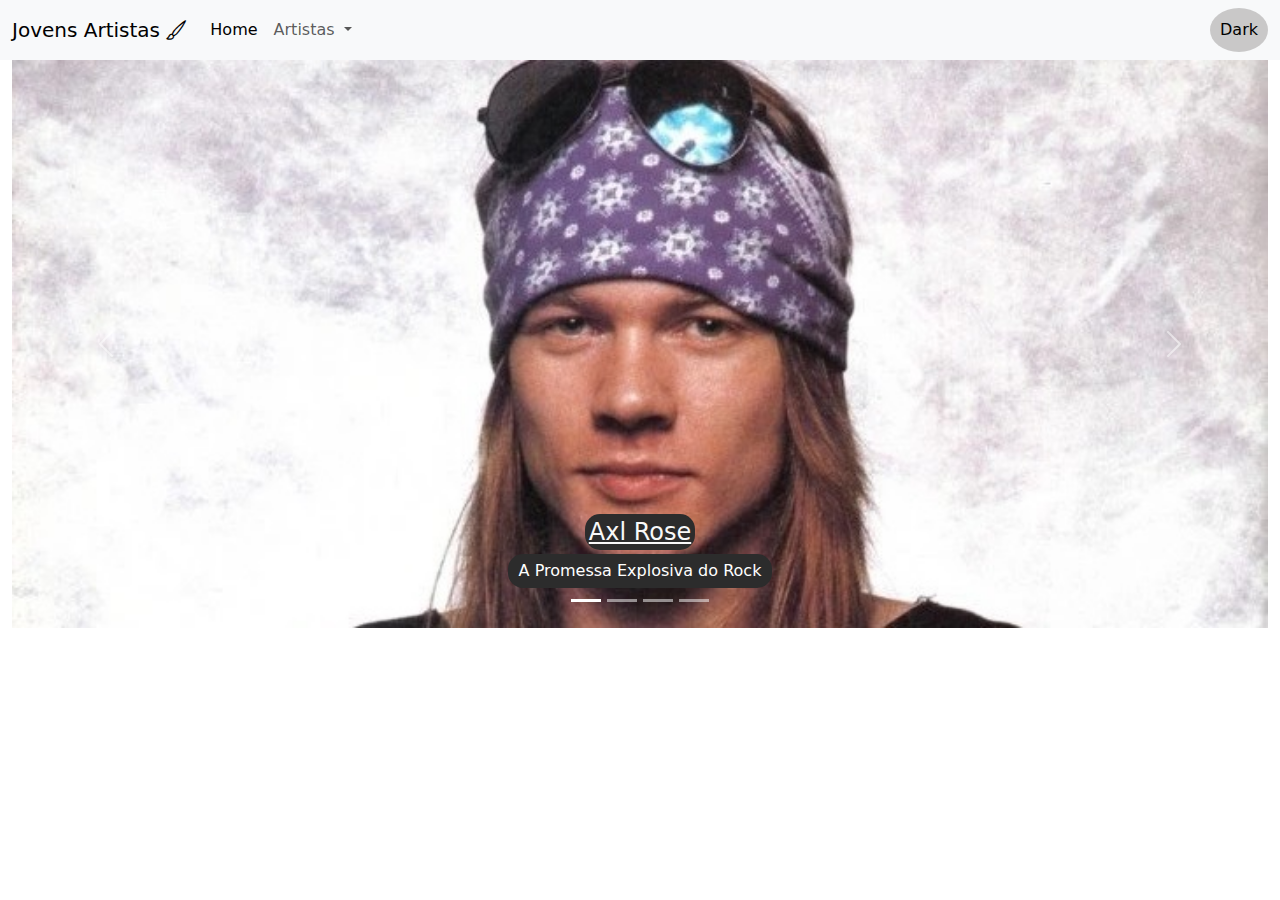
<file: index.html>
<!DOCTYPE html>
<html lang="pt-br">
<head>
    <meta charset="UTF-8">
    <meta name="viewport" content="width=device-width, initial-scale=1.0">
    <link href="https://cdn.jsdelivr.net/npm/bootstrap@5.3.3/dist/css/bootstrap.min.css" rel="stylesheet" integrity="sha384-QWTKZyjpPEjISv5WaRU9OFeRpok6YctnYmDr5pNlyT2bRjXh0JMhjY6hW+ALEwIH" crossorigin="anonymous">
    <link rel="stylesheet" href="https://cdn.jsdelivr.net/npm/bootstrap-icons@1.11.3/font/bootstrap-icons.min.css">
    <link href="./assets/css/TelaInicial.css" rel="stylesheet">
    <title>Jovens Artistas</title>
</head>
<body>
  
    <!--BARRA DE NAVEGAÇÃO-->
    <nav class="navbar navbar-expand-lg bg-body-tertiary">
      <div class="container-fluid">
        <a class="navbar-brand" href="./index.html">Jovens Artistas <i class="bi bi-brush"></i></a>
        <button class="navbar-toggler" type="button" data-bs-toggle="collapse" data-bs-target="#navbarSupportedContent" aria-controls="navbarSupportedContent" aria-expanded="false" aria-label="Toggle navigation">
          <span class="navbar-toggler-icon"></span>
        </button>
        <div class="collapse navbar-collapse" id="navbarSupportedContent">
          <ul class="navbar-nav me-auto mb-2 mb-lg-0">
            <li class="nav-item">
              <a class="nav-link active" aria-current="page" href="./index.html">Home</a>
            </li>
            <li class="nav-item dropdown">
              <a class="nav-link dropdown-toggle" href="#" role="button" data-bs-toggle="dropdown" aria-expanded="false">
                Artistas
              </a>
              <ul class="dropdown-menu">
                <li><a class="dropdown-item" href="./pages/Cartunistas.html">Cartunista</a></li>
                <li><a class="dropdown-item" href="./pages/Maquiadores.html">Maquiadores Artísticos</a></li>
                <li><a class="dropdown-item" href="./pages/Musicos.html">Músicos</a></li>
              </ul>
            </li>
          </ul>
          <form class="d-flex" >
            <!-- BOTAO DO DARKMODE -->
            <button type="button" id="toggleModeBtn" class="btn btn-primary">Dark</button>
          </form>
        </div>
      </div>
    </nav>
   

      <!--CARROSEL DE IMAGENS-->
  <div class="container-fluid"> 
      <div id="carouselExampleCaptions" class="carousel slide">
        <div class="carousel-indicators">
          <button type="button" data-bs-target="#carouselExampleCaptions" data-bs-slide-to="0" class="active" aria-current="true" aria-label="Slide 1"></button>
          <button type="button" data-bs-target="#carouselExampleCaptions" data-bs-slide-to="1" aria-label="Slide 2"></button>
          <button type="button" data-bs-target="#carouselExampleCaptions" data-bs-slide-to="2" aria-label="Slide 3"></button>
          <button type="button" data-bs-target="#carouselExampleCaptions" data-bs-slide-to="3" aria-label="Slide 4"></button>
        </div>
        <div class="carousel-inner">
          <div class="carousel-item carousel-slide h-100 active" >
            <img id="carousel0" src="./assets/imagens/axlrose.jpg?v=1.0" class="d-block w-100" alt="axel Rose">
            <div class="carousel-caption d-none d-md-block">
              <h4><a href="./pages/AxlRose.html">Axl Rose</a></h4>
              <p>A Promessa Explosiva do Rock</p>
            </div>
          </div>


          <div class="carousel-item carousel-slide h-100">
            <img id="carousel1" src="./assets/imagens/meipang.jpg?v=1.0" class="d-block w-100" alt="mei Pang">
            <div class="carousel-caption d-none d-md-block">
              <h4><a href="./pages/MeiPang.html">Mei Pang</a></h4>
              <p>A Artista Visionária da Maquiagem</p>
            </div>
          </div>


          <div  class="carousel-item carousel-slide h-100">
            <img  id="carousel2 " src="./assets/imagens/akira.jpg?v=1.0" class="d-block w-100 img-fluid" alt="akira">  
            <div class="carousel-caption d-none d-md-block">
              <h4><a href="./pages/AkiraToriyama.html">Akira Toriyama</a></h4>
              <p>O Gênio Criativo por Trás do Mangá</p>
            </div>
          </div>


          <div class="carousel-item carousel-slide h-100">
            <img id="carousel3" src="./assets/imagens/kurtcobain.jpg?v=1.0" class="d-block w-100" alt="kurt cobain">
            <div class="carousel-caption d-none d-md-block">
              <h4><a href="./pages/KurtCobain.html">Kurt Cobain</a></h4>
              <p>O Visionario do Grunge</p>
            </div>
          </div>


        </div>
        <button class="carousel-control-prev" type="button" data-bs-target="#carouselExampleCaptions" data-bs-slide="prev">
          <span class="carousel-control-prev-icon" aria-hidden="true"></span>
          <span class="visually-hidden">Previous</span>
        </button>
        <button class="carousel-control-next" type="button" data-bs-target="#carouselExampleCaptions" data-bs-slide="next">
          <span class="carousel-control-next-icon" aria-hidden="true"></span>
          <span class="visually-hidden">Next</span>
        </button>
      </div>
    </div>


    <script src="./assets/script.js"></script>
    <!--NAO APAGAR/CDN-->
<script src="https://cdn.jsdelivr.net/npm/@popperjs/core@2.11.8/dist/umd/popper.min.js" integrity="sha384-I7E8VVD/ismYTF4hNIPjVp/Zjvgyol6VFvRkX/vR+Vc4jQkC+hVqc2pM8ODewa9r" crossorigin="anonymous"></script>
<script src="https://cdn.jsdelivr.net/npm/bootstrap@5.3.3/dist/js/bootstrap.min.js" integrity="sha384-0pUGZvbkm6XF6gxjEnlmuGrJXVbNuzT9qBBavbLwCsOGabYfZo0T0to5eqruptLy" crossorigin="anonymous"></script>
</body>
</html>
</file>
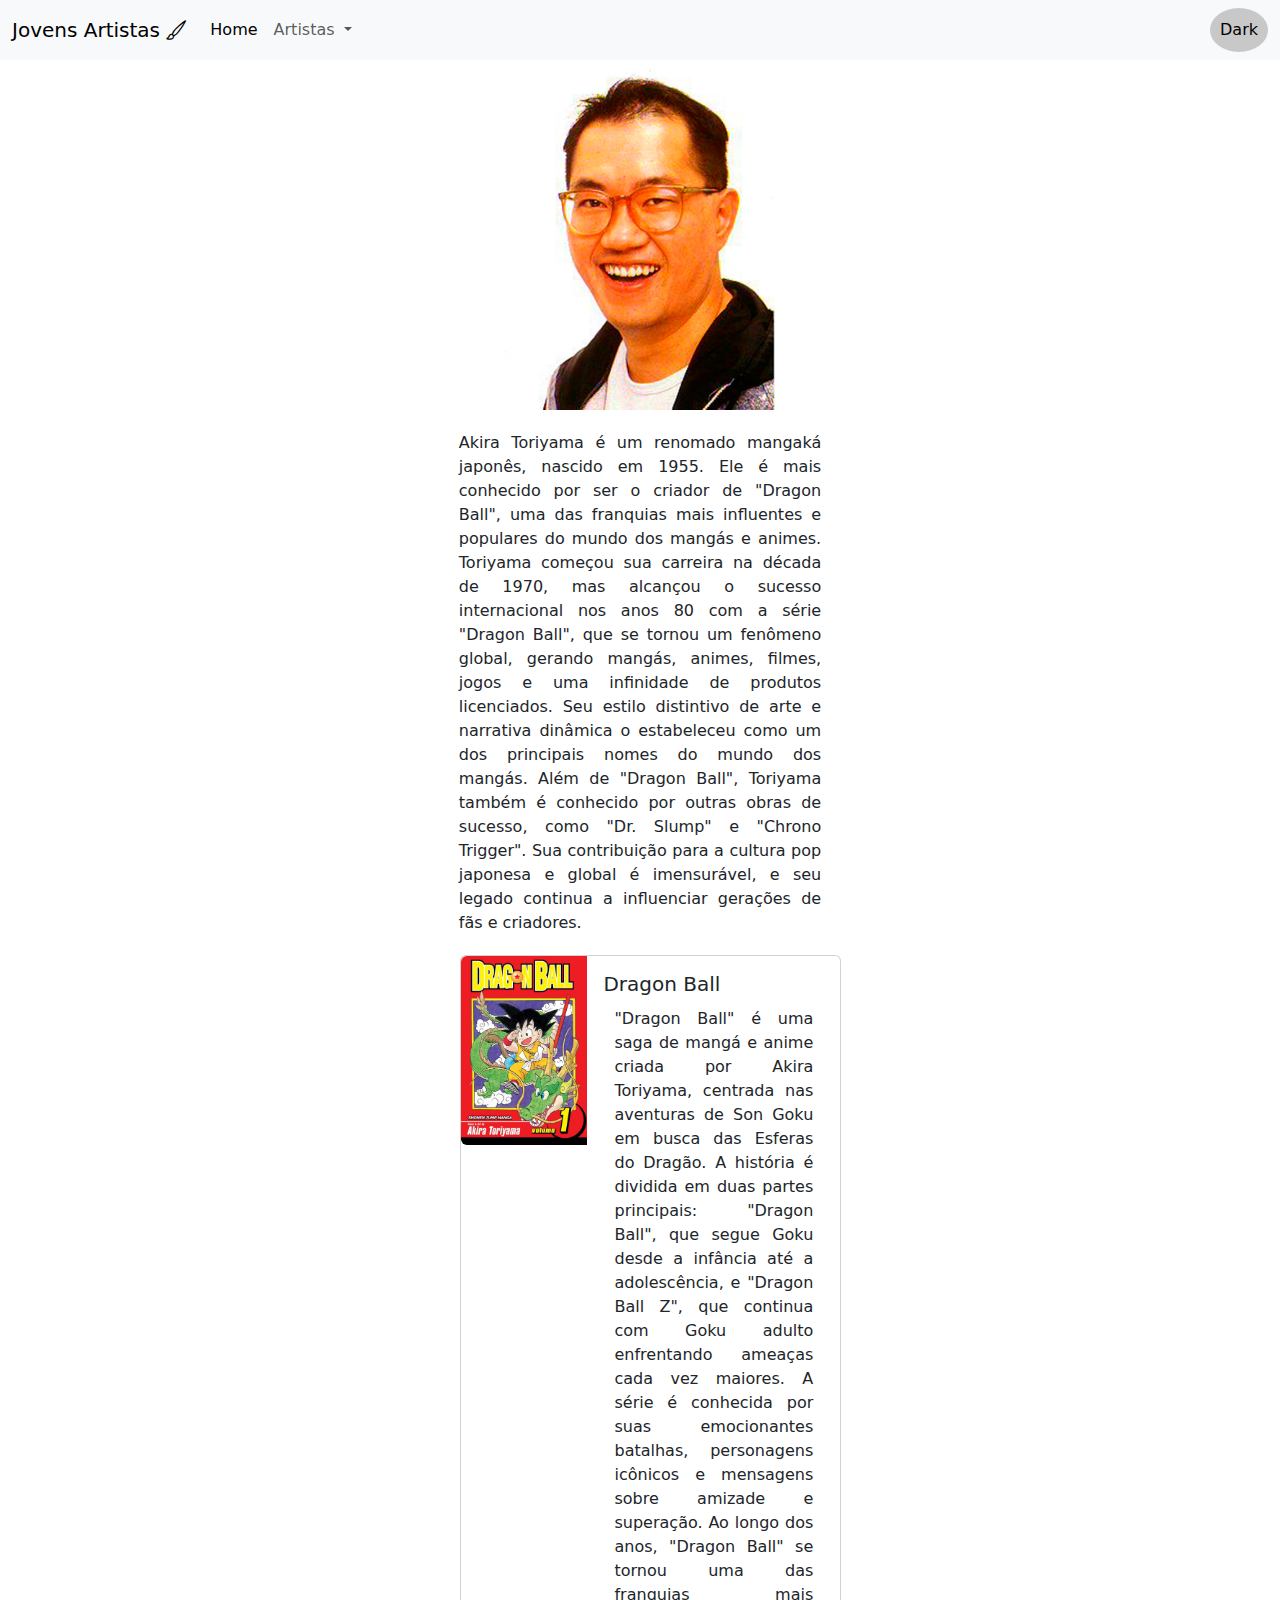
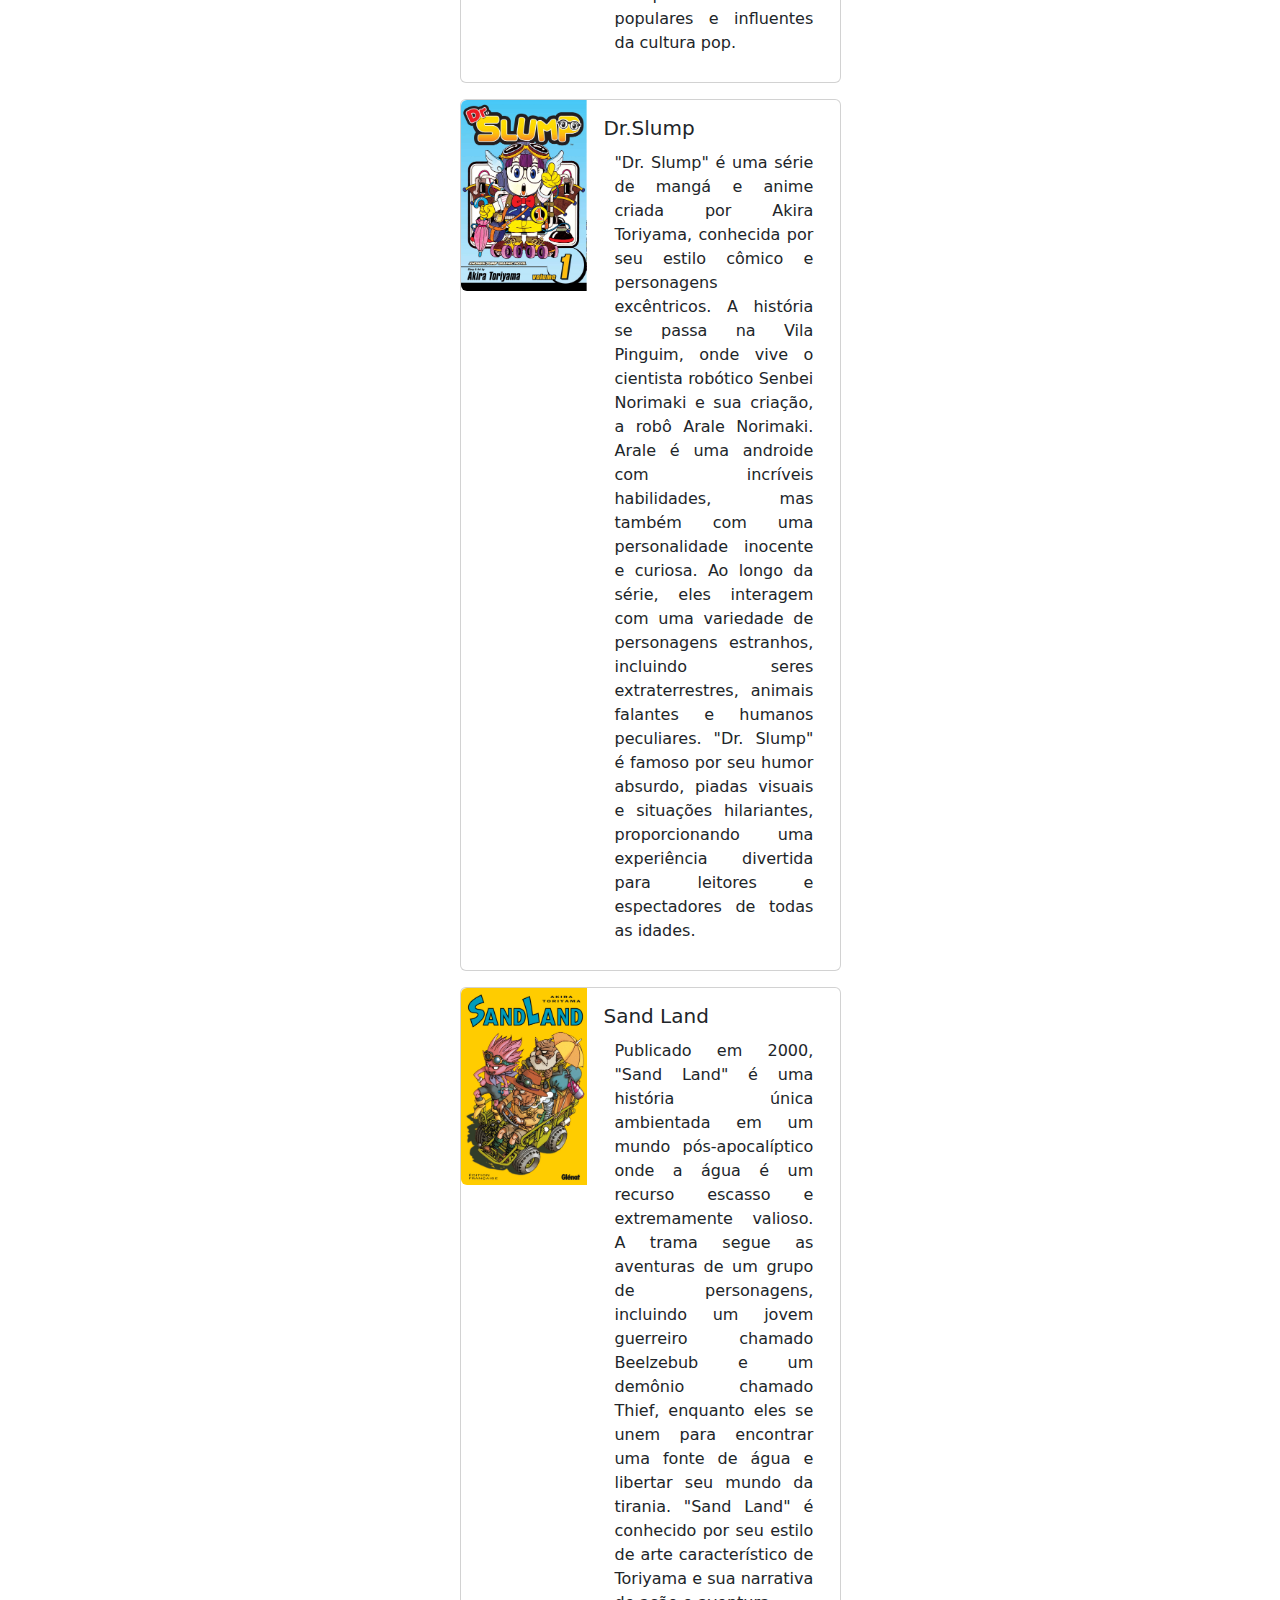
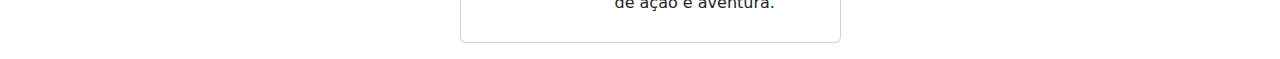
<file: pages/AkiraToriyama.html>
<!DOCTYPE html>
<html lang="pt-br">
<head>
    <meta charset="UTF-8">
    <meta name="viewport" content="width=device-width, initial-scale=1.0">
    <link href="https://cdn.jsdelivr.net/npm/bootstrap@5.3.3/dist/css/bootstrap.min.css" rel="stylesheet" integrity="sha384-QWTKZyjpPEjISv5WaRU9OFeRpok6YctnYmDr5pNlyT2bRjXh0JMhjY6hW+ALEwIH" crossorigin="anonymous">
    <link rel="stylesheet" href="https://cdn.jsdelivr.net/npm/bootstrap-icons@1.11.3/font/bootstrap-icons.min.css">
    <link href="../assets/css/Perfis.css" rel="stylesheet">
    <title>Akira Toriyama</title>
</head>
<body>

   <!--BARRA DE NAVEGAÇÃO-->
   <nav class="navbar navbar-expand-lg bg-body-tertiary">
    <div class="container-fluid">
      <a class="navbar-brand" href="../index.html">Jovens Artistas <i class="bi bi-brush"></i></a>
      <button class="navbar-toggler" type="button" data-bs-toggle="collapse" data-bs-target="#navbarSupportedContent" aria-controls="navbarSupportedContent" aria-expanded="false" aria-label="Toggle navigation">
        <span class="navbar-toggler-icon"></span>
      </button>
      <div class="collapse navbar-collapse" id="navbarSupportedContent">
        <ul class="navbar-nav me-auto mb-2 mb-lg-0">
          <li class="nav-item">
            <a class="nav-link active" aria-current="page" href="../index.html">Home</a>
          </li>
          </li>
          <li class="nav-item dropdown">
            <a class="nav-link dropdown-toggle" href="#" role="button" data-bs-toggle="dropdown" aria-expanded="false">
              Artistas
            </a>
            <ul class="dropdown-menu">
              <li><a class="dropdown-item" href="../pages/Cartunistas.html">Cartunista</a></li>
              <li><a class="dropdown-item" href="../pages/Maquiadores.html">Maquiadores Artísticos</a></li>
              <li><a class="dropdown-item" href="../pages/Musicos.html">Músicos</a></li>
            </ul>
          </li>
          <li class="nav-item">
            <a class="nav-link disabled" aria-disabled="true"></a>
          </li>
        </ul>


          <!-- BOTAO DO DARKMODE -->
          <button type="button" id="toggleModeBtn" class="btn btn-primary">Dark</button>
     
        </form>
      </div>
    </div>
  </nav>

<div class="container col-4">
<!-- imagem do akira toriyama -->
<div class="row col">
<div class="col img-center">
    <img class="img img-fluid " src="../assets/imagens/akira-toriyama-perfil.jpeg" alt="">
</div>

<!-- pequeno resumo sobre ele -->
<div class="">
  <p>Akira Toriyama é um renomado mangaká japonês, nascido em 1955. Ele é mais conhecido por ser o criador de "Dragon Ball", uma das franquias mais influentes e populares do mundo dos mangás e animes. Toriyama começou sua carreira na década de 1970, mas alcançou o sucesso internacional nos anos 80 com a série "Dragon Ball", que se tornou um fenômeno global, gerando mangás, animes, filmes, jogos e uma infinidade de produtos licenciados. Seu estilo distintivo de arte e narrativa dinâmica o estabeleceu como um dos principais nomes do mundo dos mangás. Além de "Dragon Ball", Toriyama também é conhecido por outras obras de sucesso, como "Dr. Slump" e "Chrono Trigger". Sua contribuição para a cultura pop japonesa e global é imensurável, e seu legado continua a influenciar gerações de fãs e criadores.</p>
</div>

<!-- card de obras -->
<div class="col" style="align-items: center; margin-left: 5%;">
  <div class="card mb-3" style="max-width: 540px;">
    <div class="row g-0">
      <div class="col-md-4">
        <img src="../assets/imagens/manga-capa-dragonBall.jpg" class="img-fluid rounded-start" alt="...">
      </div>
      <div class="col-md-8">
        <div class="card-body">
          <h5 class="card-title">Dragon Ball</h5>
          <p class="card-text">"Dragon Ball" é uma saga de mangá e anime criada por Akira Toriyama, centrada nas aventuras de Son Goku em busca das Esferas do Dragão. A história é dividida em duas partes principais: "Dragon Ball", que segue Goku desde a infância até a adolescência, e "Dragon Ball Z", que continua com Goku adulto enfrentando ameaças cada vez maiores. A série é conhecida por suas emocionantes batalhas, personagens icônicos e mensagens sobre amizade e superação. Ao longo dos anos, "Dragon Ball" se tornou uma das franquias mais populares e influentes da cultura pop.</p>
          <p class="card-text"><small class="text-body-secondary"></small></p>
        </div>
      </div>
    </div>
  </div>


  <div class="card mb-3" style="max-width: 540px; align-items: center;">
    <div class="row g-0">
      <div class="col-md-4">
        <img src="../assets/imagens/manga-capa-DrSlump.jpg" class="img-fluid rounded-start" alt="...">
      </div>
      <div class="col-md-8">
        <div class="card-body">
          <h5 class="card-title">Dr.Slump</h5>
          <p class="card-text">"Dr. Slump" é uma série de mangá e anime criada por Akira Toriyama, conhecida por seu estilo cômico e personagens excêntricos. A história se passa na Vila Pinguim, onde vive o cientista robótico Senbei Norimaki e sua criação, a robô Arale Norimaki. Arale é uma androide com incríveis habilidades, mas também com uma personalidade inocente e curiosa. Ao longo da série, eles interagem com uma variedade de personagens estranhos, incluindo seres extraterrestres, animais falantes e humanos peculiares. "Dr. Slump" é famoso por seu humor absurdo, piadas visuais e situações hilariantes, proporcionando uma experiência divertida para leitores e espectadores de todas as idades.</p>
          <p class="card-text"><small class="text-body-secondary"></small></p>
        </div>
      </div>
    </div>
  </div>


  <div class="card mb-3" style="max-width: 540px; align-items: center;">
    <div class="row g-0">
      <div class="col-md-4">
        <img src="../assets/imagens/manga-capa-sandLand.jpg" class="img-fluid rounded-start" alt="...">
      </div>
      <div class="col-md-8">
        <div class="card-body">
          <h5 class="card-title">Sand Land</h5>
          <p class="card-text">Publicado em 2000, "Sand Land" é uma história única ambientada em um mundo pós-apocalíptico onde a água é um recurso escasso e extremamente valioso. A trama segue as aventuras de um grupo de personagens, incluindo um jovem guerreiro chamado Beelzebub e um demônio chamado Thief, enquanto eles se unem para encontrar uma fonte de água e libertar seu mundo da tirania. "Sand Land" é conhecido por seu estilo de arte característico de Toriyama e sua narrativa de ação e aventura.</p>
          <p class="card-text"><small class="text-body-secondary"></small></p>
        </div>
      </div>
    </div>
  </div>


</div>
</div>
</div>


  <!--Javascript-->
  <script src="../assets/script.js"></script>
   <!--NAO APAGAR/CDN-->
    <script src="https://cdn.jsdelivr.net/npm/@popperjs/core@2.11.8/dist/umd/popper.min.js" integrity="sha384-I7E8VVD/ismYTF4hNIPjVp/Zjvgyol6VFvRkX/vR+Vc4jQkC+hVqc2pM8ODewa9r" crossorigin="anonymous"></script>
    <script src="https://cdn.jsdelivr.net/npm/bootstrap@5.3.3/dist/js/bootstrap.min.js" integrity="sha384-0pUGZvbkm6XF6gxjEnlmuGrJXVbNuzT9qBBavbLwCsOGabYfZo0T0to5eqruptLy" crossorigin="anonymous"></script>
</body>
</html>
</file>
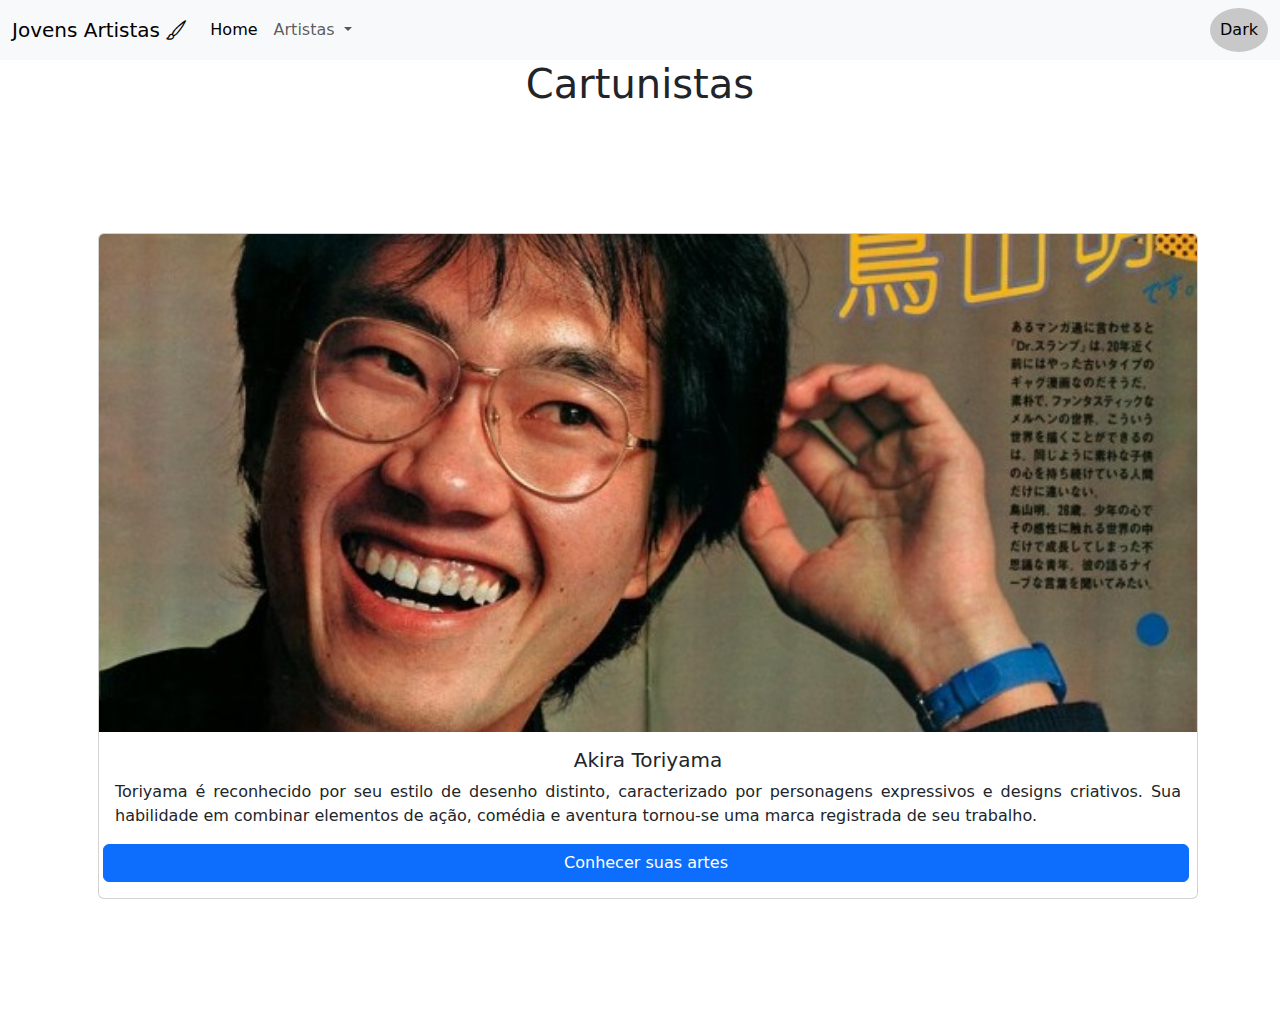
<file: pages/Cartunistas.html>
<!DOCTYPE html>
<html lang="pt-br">
<head>
    <meta charset="UTF-8">
    <meta name="viewport" content="width=device-width, initial-scale=1.0">
    <link href="https://cdn.jsdelivr.net/npm/bootstrap@5.3.3/dist/css/bootstrap.min.css" rel="stylesheet" integrity="sha384-QWTKZyjpPEjISv5WaRU9OFeRpok6YctnYmDr5pNlyT2bRjXh0JMhjY6hW+ALEwIH" crossorigin="anonymous">
    <link rel="stylesheet" href="https://cdn.jsdelivr.net/npm/bootstrap-icons@1.11.3/font/bootstrap-icons.min.css">
    <link href="../assets/css/Artistas.css" rel="stylesheet">
    <title>Cartunistas</title>
</head>
<body>

   <!--BARRA DE NAVEGAÇÃO-->
   <nav class="navbar navbar-expand-lg bg-body-tertiary">
    <div class="container-fluid">
      <a class="navbar-brand" href="../index.html">Jovens Artistas <i class="bi bi-brush"></i></a>
      <button class="navbar-toggler" type="button" data-bs-toggle="collapse" data-bs-target="#navbarSupportedContent" aria-controls="navbarSupportedContent" aria-expanded="false" aria-label="Toggle navigation">
        <span class="navbar-toggler-icon"></span>
      </button>
      <div class="collapse navbar-collapse" id="navbarSupportedContent">
        <ul class="navbar-nav me-auto mb-2 mb-lg-0">
          <li class="nav-item">
            <a class="nav-link active" aria-current="page" href="../index.html">Home</a>
          </li>
          <li class="nav-item dropdown">
            <a class="nav-link dropdown-toggle" href="#" role="button" data-bs-toggle="dropdown" aria-expanded="false">
              Artistas
            </a>
            <ul class="dropdown-menu">
              <li><a class="dropdown-item" href="../pages/Cartunistas.html">Cartunista</a></li>
              <li><a class="dropdown-item" href="../pages/Maquiadores.html">Maquiadores Artísticos</a></li>
              <li><a class="dropdown-item" href="../pages/Musicos.html">Músicos</a></li>
            </ul>
          </li>
        </ul>


          <!-- BOTAO DO DARKMODE -->
          <button type="button" id="toggleModeBtn" class="btn btn-primary">Dark</button>
     
        </form>
      </div>
    </div>
  </nav>

<h1 class="text-center">Cartunistas</h1>

  <!--CARDS-->
  <div class="container">
  <div class="row row-cols-1 row-cols-md-1 g-4">
    <div class="col">
    <div class="card ms-3" >
      <img src="../assets/imagens/akira.jpg" class="card-img-top" alt="akiracard">
      <div class="card-body">
        <h5 class="card-title bg-blue text-center text-capitalize">Akira Toriyama</h5>
        <p class="card-text">Toriyama é reconhecido por seu estilo de desenho distinto, caracterizado por personagens expressivos e designs criativos.
          Sua habilidade em combinar elementos de ação, comédia e aventura tornou-se uma marca registrada de seu trabalho.
        </p>
        <div class="row">
        <a href="../pages/AkiraToriyama.html" class="btn btn-primary me-1 col">Conhecer suas artes</a>
        </div>
      </div>
    </div>
    </div>
  </div> 
</div>

  <!--Javascript-->
  <script src="../assets/script.js"></script>
   <!--NAO APAGAR/CDN-->
    <script src="https://cdn.jsdelivr.net/npm/@popperjs/core@2.11.8/dist/umd/popper.min.js" integrity="sha384-I7E8VVD/ismYTF4hNIPjVp/Zjvgyol6VFvRkX/vR+Vc4jQkC+hVqc2pM8ODewa9r" crossorigin="anonymous"></script>
    <script src="https://cdn.jsdelivr.net/npm/bootstrap@5.3.3/dist/js/bootstrap.min.js" integrity="sha384-0pUGZvbkm6XF6gxjEnlmuGrJXVbNuzT9qBBavbLwCsOGabYfZo0T0to5eqruptLy" crossorigin="anonymous"></script>
</body>
</html>
</file>
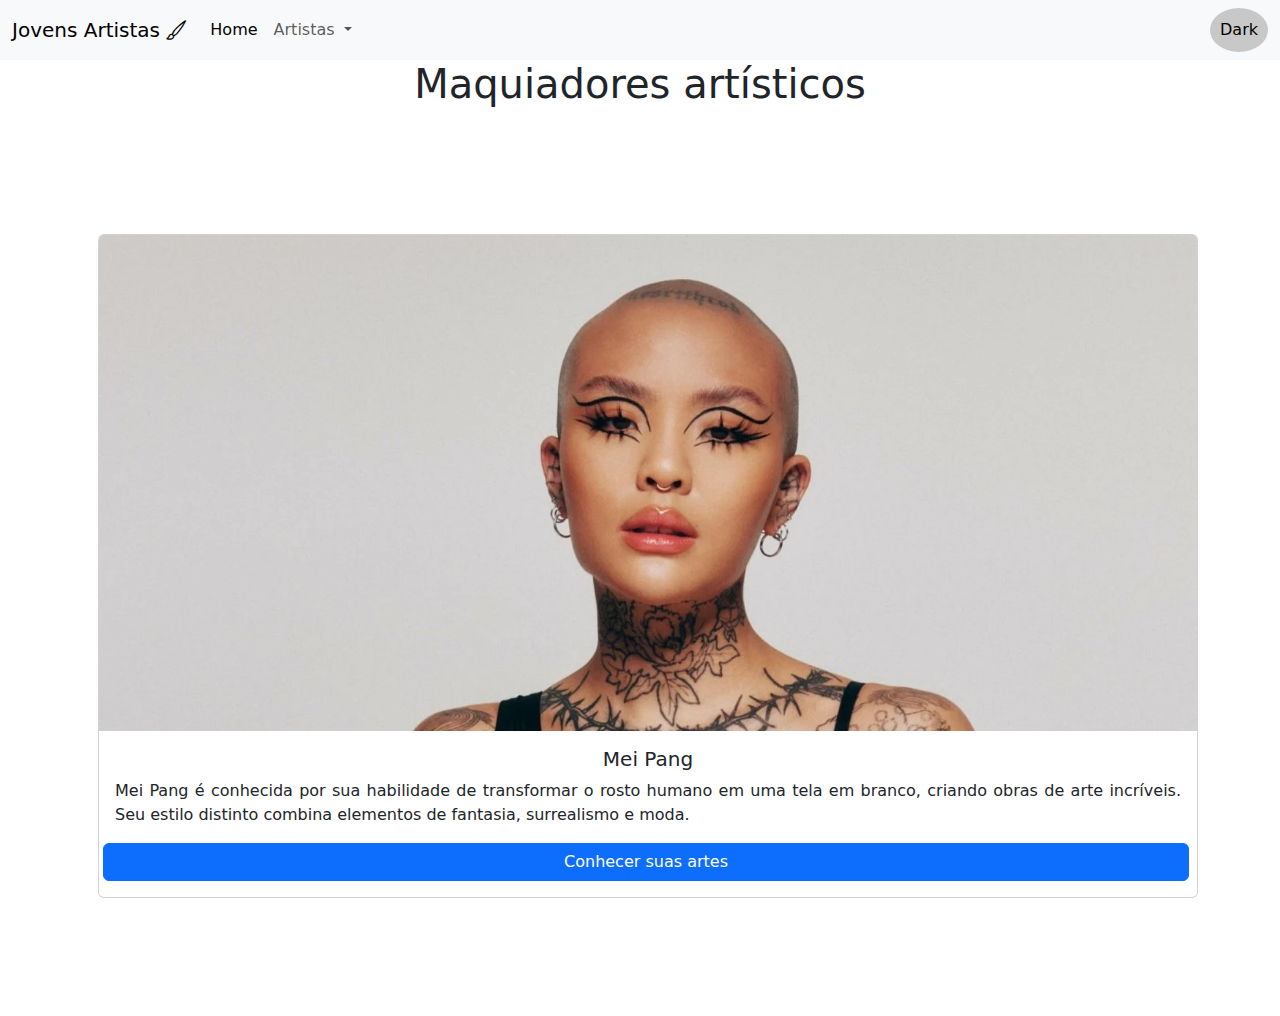
<file: pages/Maquiadores.html>
<!DOCTYPE html>
<html lang="pt-br">
<head>
    <meta charset="UTF-8">
    <meta name="viewport" content="width=device-width, initial-scale=1.0">
    <link href="https://cdn.jsdelivr.net/npm/bootstrap@5.3.3/dist/css/bootstrap.min.css" rel="stylesheet" integrity="sha384-QWTKZyjpPEjISv5WaRU9OFeRpok6YctnYmDr5pNlyT2bRjXh0JMhjY6hW+ALEwIH" crossorigin="anonymous">
    <link rel="stylesheet" href="https://cdn.jsdelivr.net/npm/bootstrap-icons@1.11.3/font/bootstrap-icons.min.css">
    <link href="../assets/css/Artistas.css" rel="stylesheet">
    <title>Maquiadores</title>
</head>
<body>
    
   <!--BARRA DE NAVEGAÇÃO-->
   <nav class="navbar navbar-expand-lg bg-body-tertiary">
    <div class="container-fluid">
      <a class="navbar-brand" href="../index.html">Jovens Artistas <i class="bi bi-brush"></i></a>
      <button class="navbar-toggler" type="button" data-bs-toggle="collapse" data-bs-target="#navbarSupportedContent" aria-controls="navbarSupportedContent" aria-expanded="false" aria-label="Toggle navigation">
        <span class="navbar-toggler-icon"></span>
      </button>
      <div class="collapse navbar-collapse" id="navbarSupportedContent">
        <ul class="navbar-nav me-auto mb-2 mb-lg-0">
          <li class="nav-item">
            <a class="nav-link active" aria-current="page" href="../index.html">Home</a>
          </li>
          <li class="nav-item dropdown">
            <a class="nav-link dropdown-toggle" href="#" role="button" data-bs-toggle="dropdown" aria-expanded="false">
              Artistas
            </a>
            <ul class="dropdown-menu">
              <li><a class="dropdown-item" href="../pages/Cartunistas.html">Cartunista</a></li>
              <li><a class="dropdown-item" href="../pages/Maquiadores.html">Maquiadores Artísticos</a></li>
              <li><a class="dropdown-item" href="../pages/Musicos.html">Músicos</a></li>
            </ul>
          </li>
        </ul>


          <!-- BOTAO DO DARKMODE -->
          <button type="button" id="toggleModeBtn" class="btn btn-primary">Dark</button>
     
        </form>
      </div>
    </div>
  </nav>
  
<h1 class="text-center">Maquiadores artísticos</h1>

  <!--CARDS-->
  <div class="container">
  <div class="row row-cols-1 row-cols-md-1 g-4">
    <div class="col">
    <div class="card ms-3" >
      <img src="../assets/imagens/meipang.jpg" class="card-img-top" alt="meipangcard">
      <div class="card-body">
        <h5 class="card-title bg-blue text-center text-capitalize">Mei Pang</h5>
        <p class="card-text">Mei Pang é conhecida por sua habilidade de transformar o rosto humano em uma tela em branco, criando obras de arte incríveis.
          Seu estilo distinto combina elementos de fantasia, surrealismo e moda.</p>
        <div class="row">
        <a href="../pages/MeiPang.html" class="btn btn-primary me-1 col">Conhecer suas artes</a>
        </div>
      </div>
    </div>
    </div>
  </div> 
</div>
  
  <!--Javascript-->
  <script src="../assets/script.js"> </script>
   <!--NAO APAGAR/CDN-->
    <script src="https://cdn.jsdelivr.net/npm/@popperjs/core@2.11.8/dist/umd/popper.min.js" integrity="sha384-I7E8VVD/ismYTF4hNIPjVp/Zjvgyol6VFvRkX/vR+Vc4jQkC+hVqc2pM8ODewa9r" crossorigin="anonymous"></script>
    <script src="https://cdn.jsdelivr.net/npm/bootstrap@5.3.3/dist/js/bootstrap.min.js" integrity="sha384-0pUGZvbkm6XF6gxjEnlmuGrJXVbNuzT9qBBavbLwCsOGabYfZo0T0to5eqruptLy" crossorigin="anonymous"></script>
</body>
</html>
</file>
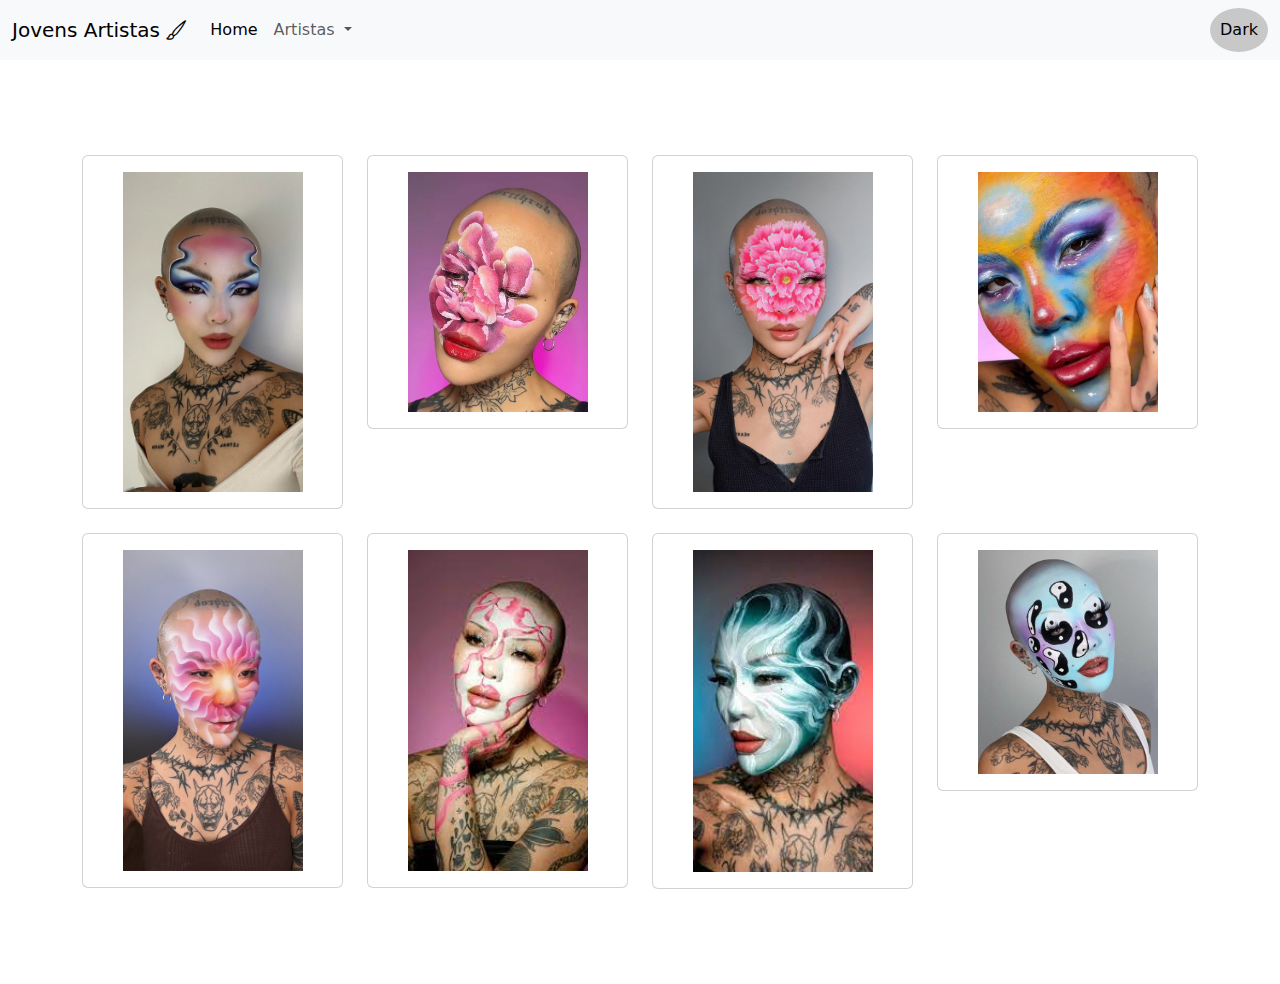
<file: pages/MeiPang.html>
<!DOCTYPE html>
<html lang="pt-br">
<head>
    <meta charset="UTF-8">
    <meta name="viewport" content="width=device-width, initial-scale=1.0">
    <link href="https://cdn.jsdelivr.net/npm/bootstrap@5.3.3/dist/css/bootstrap.min.css" rel="stylesheet" integrity="sha384-QWTKZyjpPEjISv5WaRU9OFeRpok6YctnYmDr5pNlyT2bRjXh0JMhjY6hW+ALEwIH" crossorigin="anonymous">
    <link rel="stylesheet" href="https://cdn.jsdelivr.net/npm/bootstrap-icons@1.11.3/font/bootstrap-icons.min.css">
    <link href="../assets/css/Perfis.css" rel="stylesheet">
    <title>Mei Pang</title>
</head>
<body>

   <!--BARRA DE NAVEGAÇÃO-->
   <nav class="navbar navbar-expand-lg bg-body-tertiary">
    <div class="container-fluid">
      <a class="navbar-brand" href="../index.html">Jovens Artistas <i class="bi bi-brush"></i></a>
      <button class="navbar-toggler" type="button" data-bs-toggle="collapse" data-bs-target="#navbarSupportedContent" aria-controls="navbarSupportedContent" aria-expanded="false" aria-label="Toggle navigation">
        <span class="navbar-toggler-icon"></span>
      </button>
      <div class="collapse navbar-collapse" id="navbarSupportedContent">
        <ul class="navbar-nav me-auto mb-2 mb-lg-0">
          <li class="nav-item">
            <a class="nav-link active" aria-current="page" href="../index.html">Home</a>
          </li>
          <li class="nav-item dropdown">
            <a class="nav-link dropdown-toggle" href="#" role="button" data-bs-toggle="dropdown" aria-expanded="false">
              Artistas
            </a>
            <ul class="dropdown-menu">
              <li><a class="dropdown-item" href="../pages/Cartunistas.html">Cartunista</a></li>
              <li><a class="dropdown-item" href="../pages/Maquiadores.html">Maquiadores Artísticos</a></li>
              <li><a class="dropdown-item" href="../pages/Musicos.html">Músicos</a></li>
            </ul>
          </li>
        </ul>


        

          <!-- BOTAO DO DARKMODE -->
          <button type="button" id="toggleModeBtn" class="btn btn-primary">Dark</button>
     
        </form>
      </div>
    </div>
  </nav>






  <div class="container mt-4" style="align-items: center;">
    <div class="row">
      
      <div class="col-md-3 mb-4">
        <div class="card" style="align-items: center;">
          <div class="card-body" >
          
            <img class="mei img-fluid" src="../assets/imagens/MP.jpeg" alt="" >
          </div>
        </div>
      </div>
      <div class="col-md-3 mb-4">
        <div class="card" style="align-items: center;">
          <div class="card-body">
           
            <img class="mei img-fluid" src="../assets/imagens/MP-2.jpeg" alt="">
          </div>
        </div>
      </div>
      <div class="col-md-3 mb-4">
        <div class="card" style="align-items: center;">
          <div class="card-body">
            
            <img class="mei img-fluid" src="../assets/imagens/MP-3.jpeg" alt="">
          </div>
        </div>
      </div>
      <div class="col-md-3 mb-4">
        <div class="card" style="align-items: center;">
          <div class="card-body">
           
            <img class="mei img-fluid" src="../assets/imagens/MP-4.jpeg" alt="">
          </div>
        </div>
      </div>
    
      <div class="col-md-3 mb-4">
        <div class="card" style="align-items: center;">
          <div class="card-body">
           
            <img class="mei img-fluid" src="../assets/imagens/MP-5.jpeg" alt="">
          </div>
        </div>
      </div>
      <div class="col-md-3 mb-4">
        <div class="card" style="align-items: center;">
          <div class="card-body">
         
            <img class="mei img-fluid" src="../assets/imagens/MP-6.jpeg" alt="">
          </div>
        </div>
      </div>
      <div class="col-md-3 mb-4">
        <div class="card" style="align-items: center;">
          <div class="card-body">
           
            <img class="mei img-fluid" src="../assets/imagens/MP-7.jpeg" alt="">
          </div>
        </div>
      </div>
      <div class="col-md-3 mb-4">
        <div class="card" style="align-items: center;">
          <div class="card-body">
          
            <img class="mei img-fluid" src="../assets/imagens/MP-8.png" alt="">
          </div>
        </div>
      </div>
    </div>
  </div>



  <!--Javascript-->
  <script src="../assets/script.js"></script>
   <!--NAO APAGAR/CDN-->
    <script src="https://cdn.jsdelivr.net/npm/@popperjs/core@2.11.8/dist/umd/popper.min.js" integrity="sha384-I7E8VVD/ismYTF4hNIPjVp/Zjvgyol6VFvRkX/vR+Vc4jQkC+hVqc2pM8ODewa9r" crossorigin="anonymous"></script>
    <script src="https://cdn.jsdelivr.net/npm/bootstrap@5.3.3/dist/js/bootstrap.min.js" integrity="sha384-0pUGZvbkm6XF6gxjEnlmuGrJXVbNuzT9qBBavbLwCsOGabYfZo0T0to5eqruptLy" crossorigin="anonymous"></script>
</body>
</html>
</file>
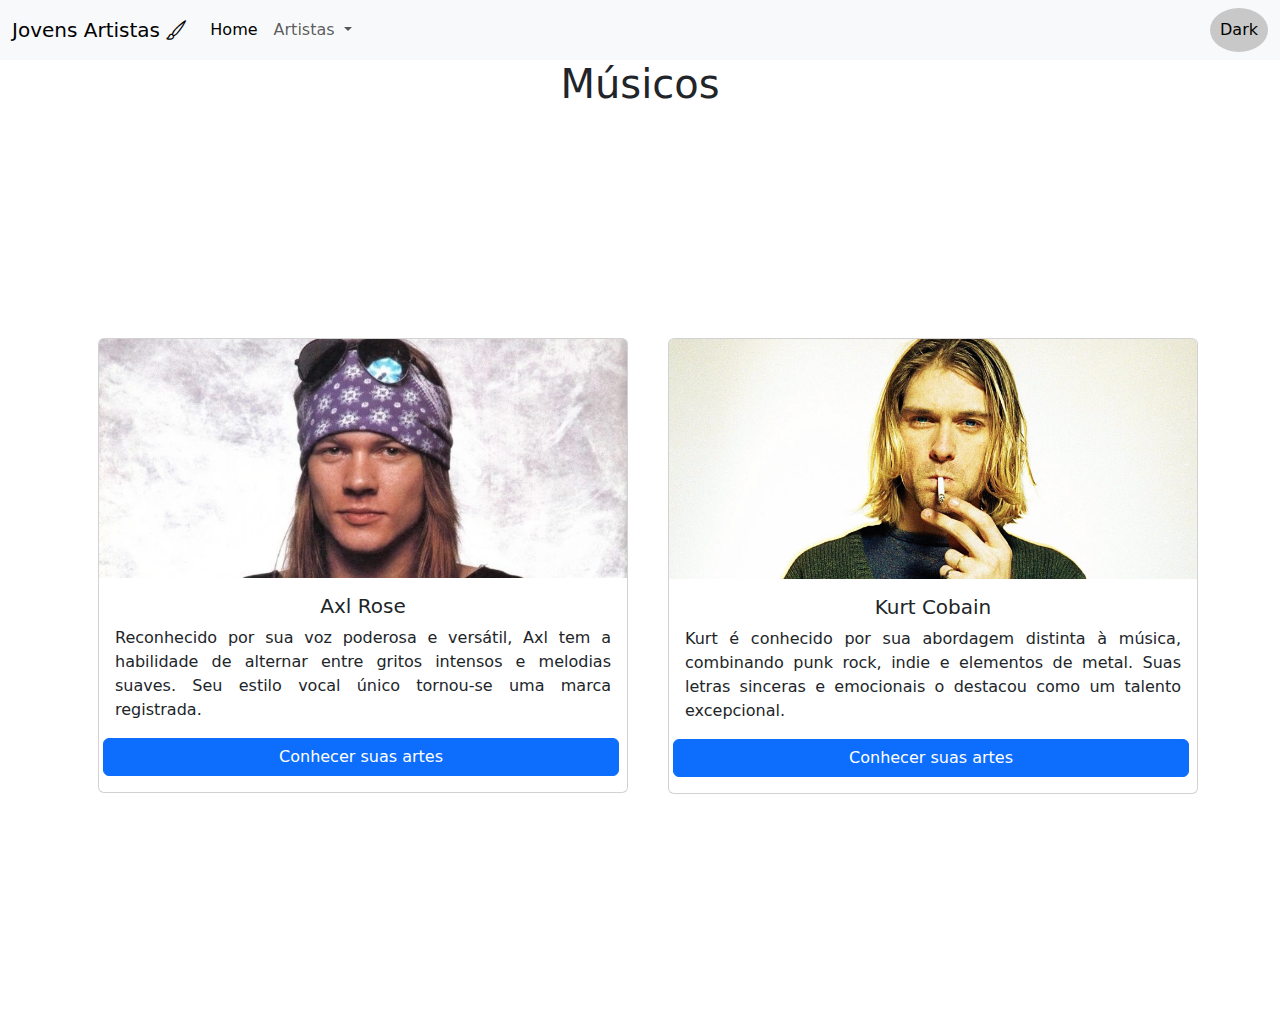
<file: pages/Musicos.html>
<!DOCTYPE html>
<html lang="pt-br">
<head>
    <meta charset="UTF-8">
    <meta name="viewport" content="width=device-width, initial-scale=1.0">
    <link href="https://cdn.jsdelivr.net/npm/bootstrap@5.3.3/dist/css/bootstrap.min.css" rel="stylesheet" integrity="sha384-QWTKZyjpPEjISv5WaRU9OFeRpok6YctnYmDr5pNlyT2bRjXh0JMhjY6hW+ALEwIH" crossorigin="anonymous">
    <link rel="stylesheet" href="https://cdn.jsdelivr.net/npm/bootstrap-icons@1.11.3/font/bootstrap-icons.min.css">
    <link href="../assets/css/Artistas.css" rel="stylesheet">
    <title>Musicos</title>
</head>
<body>
    
   <!--BARRA DE NAVEGAÇÃO-->
   <nav class="navbar navbar-expand-lg bg-body-tertiary">
    <div class="container-fluid">
      <a class="navbar-brand" href="../index.html">Jovens Artistas <i class="bi bi-brush"></i></a>
      <button class="navbar-toggler" type="button" data-bs-toggle="collapse" data-bs-target="#navbarSupportedContent" aria-controls="navbarSupportedContent" aria-expanded="false" aria-label="Toggle navigation">
        <span class="navbar-toggler-icon"></span>
      </button>
      <div class="collapse navbar-collapse" id="navbarSupportedContent">
        <ul class="navbar-nav me-auto mb-2 mb-lg-0">
          <li class="nav-item">
            <a class="nav-link active" aria-current="page" href="../index.html">Home</a>
          </li>
          </li>
          <li class="nav-item dropdown">
            <a class="nav-link dropdown-toggle" href="#" role="button" data-bs-toggle="dropdown" aria-expanded="false">
              Artistas
            </a>
            <ul class="dropdown-menu">
              <li><a class="dropdown-item" href="../pages/Cartunistas.html">Cartunista</a></li>
              <li><a class="dropdown-item" href="../pages/Maquiadores.html">Maquiadores Artísticos</a></li>
              <li><a class="dropdown-item" href="../pages/Musicos.html">Músicos</a></li>
            </ul>
          </li>
          <li class="nav-item">
            <a class="nav-link disabled" aria-disabled="true"></a>
          </li>
        </ul>


          <!-- BOTAO DO DARKMODE -->
          <button type="button" id="toggleModeBtn" class="btn btn-primary">Dark</button>
     
        </form>
      </div>
    </div>
  </nav>

<h1 class="text-center">Músicos</h3>

  <!--CARDS-->
  <div class="container">
  <div class="row row-cols-1 row-cols-md-2 g-4">
  <div class="col">
  <div class="card ms-3" >
    <img src="../assets/imagens/axlrose.jpg" class="card-img-top" alt="axlrosecard">
    <div class="card-body">
      <h5 class="card-title bg-blue text-center text-capitalize">Axl Rose</h5>
      <p class="card-text">Reconhecido por sua voz poderosa e versátil, Axl tem a habilidade de alternar entre gritos intensos e melodias suaves.
        Seu estilo vocal único tornou-se uma marca registrada.
      </p>
      <div class="row">
      <a href="../pages/AxlRose.html" class="btn btn-primary me-1 col">Conhecer suas artes</a>
      </div>
    </div>
  </div>
  </div>

  <div class="col">
  <div class="card ms-3">
    <img src="../assets/imagens/kurtcobain.jpg" class="card-img-top" alt="kurtcobaincard">
    <div class="card-body">
      <h5 class="card-title bg-blue text-center text-capitalize">Kurt Cobain</h5>
      <p class="card-text">Kurt é conhecido por sua abordagem distinta à música, combinando punk rock, indie e elementos de metal.
        Suas letras sinceras e emocionais o destacou como um talento excepcional.
      </p>
      <div class="row">
      <a href="../pages/KurtCobain.html" class="btn btn-primary me-1 col">Conhecer suas artes</a>
      </div>
    </div>
  </div>
  </div>
  </div>
</div>
  
  <!--Javascript-->
  <script src="../assets/script.js"></script>
   <!--NAO APAGAR/CDN-->
    <script src="https://cdn.jsdelivr.net/npm/@popperjs/core@2.11.8/dist/umd/popper.min.js" integrity="sha384-I7E8VVD/ismYTF4hNIPjVp/Zjvgyol6VFvRkX/vR+Vc4jQkC+hVqc2pM8ODewa9r" crossorigin="anonymous"></script>
    <script src="https://cdn.jsdelivr.net/npm/bootstrap@5.3.3/dist/js/bootstrap.min.js" integrity="sha384-0pUGZvbkm6XF6gxjEnlmuGrJXVbNuzT9qBBavbLwCsOGabYfZo0T0to5eqruptLy" crossorigin="anonymous"></script>
</body>
</html>
</file>
<file: assets/css/TelaInicial.css>
/*Todas imagens do carousel*/
:root {
    --image-carousel0_light: url(/assets/imagens/axlrose.jpg?v=1.0);
    --image-carousel1_light: url(/assets/imagens/meipang.jpg?v=1.0);
    --image-carousel2_light: url(/assets/imagens/akira.jpg?v=1.0);
    --image-carousel3_light: url(/assets/imagens/kurtcobain.jpg?v=1.0);
    --image-carousel0_dark: url(/assets/imagens/axlrose_dark.jpg?v=1.0);
    --image-carousel1_dark: url(/assets/imagens/meipang_dark.jpg?v=1.0);
    --image-carousel2_dark: url(/assets/imagens/akira_dark.jpg?v=1.0);
    --image-carousel3_dark: url(/assets/imagens/kurtcobain_dark.jpg?v=1.0);
}

/* Estilos para o carousel modo claro */
#carousel0 {
    background-image: var(--image-carousel0_light);
}
#carousel1 {
    background-image: var(--image-carousel1_light);
}
#carousel2 {
    background-image: var(--image-carousel2_light);
}
#carousel3 {
    background-image: var(--image-carousel3_light);
}

/* Estilo para as legendas titulo no Modo claro */
.carousel-caption a {
    color: rgb(249, 249, 249);
    background-color: rgb(44, 44, 44);
    padding: 4px; 
    width: 70%; 
    margin: 0 auto; 
    border-radius: 15px;
}

/* Estilo para as legendas titulo hover*/
.carousel-caption a:hover {
    color: rgb(126, 117, 128);
}

/*Estilo para as legendas em modo claro*/
.carousel-caption p{
    color: #ffffff;
    background-color: rgb(44, 44, 44);
    padding: 5px; 
    width: 30%; 
    margin: 0 auto;
    border-radius: 15px;
}


/*DARKMODE*/
/* Estilos para o carousel modo escuro */
.dark-mode #carousel0 {
    background-image: var(--image-carousel0_dark);
}
.dark-mode #carousel1 {
    background-image: var(--image-carousel1_dark);
}
.dark-mode #carousel2 {
    background-image: var(--image-carousel2_dark);
}
.dark-mode #carousel3 {
    background-image: var(--image-carousel3_dark);
}

/*Estilo para as legendas no modo escuro*/
.dark-mode .carousel-caption p{
    background-color: rgb(237, 237, 237);
    color: #000000;
}

/*body no modo escuro*/
body.dark-mode {
    background-color: #000000;
    color: #f3f2f2;
}

/*barra de navegação em modo escuro*/
.dark-mode .navbar {
    background-color: #333 !important;
}

/*legendas da barra de navegação em modo escuro*/
.dark-mode .nav-link{
    color: #fff;
}

/*Dropdown em modo escuro*/
.dark-mode .dropdown-menu{
    background-color:#676363;
}

/*legendas do dropdown em modo escuro*/
.dark-mode .dropdown-menu .dropdown-item{
    color: #fff;
}

/*dropdown em modo escuro hover*/
.dark-mode .dropdown-menu .dropdown-item:hover{
    color: rgb(0, 0, 0);
}

/* Estilo para as legendas em modo escuro */
.dark-mode .carousel-caption a {
    background-color: rgb(213, 213, 213);
    color: #000000;
}

/* Estilo para as legendas em modo escuro hover */
.dark-mode .carousel-caption a:hover {
    color: #676363;
}

/* Estilos para o botão modo claro*/
#toggleModeBtn {
    border-radius: 50%; 
    padding: 10px; 
    background-color: #c9c8c8; 
    color: #000; 
    border: none; 
   
}

/* Estilos para o botão no modo escuro */
.dark-mode #toggleModeBtn {
    background-color: #000; 
    color: #fff;
}
</file>
<file: assets/css/Perfis.css>
/*DARKMODES*/

/*darkmode do body*/
body.dark-mode {
    background-color: #000000;
    color: #f3f2f2;
}

/*darkmode da barra de navegação*/
.dark-mode .navbar {
    background-color: #333 !important;
}

/*legendas da barra de navegação em modo escuro*/
.dark-mode .nav-link{
    color: #fff;
}

/*Dropdown em modo escuro*/
.dark-mode .dropdown-menu{
    background-color:#676363;
}

/*legendas do dropdown em modo escuro*/
.dark-mode .dropdown-menu .dropdown-item{
    color: #fff;
}

/*dropdown em modo escuro hover*/
.dark-mode .dropdown-menu .dropdown-item:hover{
    color: rgb(0, 0, 0);
}

/*estilos do botão Light*/
#toggleModeBtn {
    border-radius: 50%; 
    padding: 10px;
    background-color: #c9c8c8;
    color: #000;
    border: none; 
}

/*estilos do botão Dark*/
.dark-mode #toggleModeBtn {
    background-color: #000; 
    color: #fff; 
}




.img {
display: flex;
width: 30vh;
height: auto;
align-items: center;
}

.container {
    justify-content: space-between;
    display: flex;
    justify-content: top; /* Alinha o conteúdo horizontalmente */
    height: 100vh; /* Define a altura do container como 100% da altura da janela de visualização */
    position: relative;
      
      
  }

  p{
    text-align: justify;
    margin: 5%;
    margin-right: 5%;
  }

  /* div{
    border: #000 solid;
    border-radius: 5px;
  } */

  .img-center {
    display: flex;
    justify-content: center; /* Centraliza horizontalmente*/
    align-items: center;
  }

.centro{
    text-align: center;
}

.img-zoom:hover {
    transform: scale(1.1); /* Ajuste o valor conforme necessário para o nível de zoom desejado */
    transition: transform 0.5s ease; /* Adiciona uma transição suave */
  }
  
.ajuste{
    height: auto;
    width: 10rem;
}
.card-img-top{
    height: auto;
    width: 10rem;
}

.mei{
    width: 20vh;
    height: auto;
}
</file>
<file: assets/css/Artistas.css>
/*CARDS*/
h5{
    margin: 0;
}
p{
    text-align: justify;
}


/*DARKMODES*/
/*darkmode do card*/
.dark-mode .card{ 
    background-color: #242323;
    color: #f3f2f2;
}

/*darkmode do body*/
body.dark-mode {
    background-color: #000000;
    color: #f3f2f2;
}

/*darkmode da barra de navegação*/
.dark-mode .navbar {
    background-color: #333 !important;
}

/*legendas da barra de navegação em modo escuro*/
.dark-mode .nav-link{
    color: #fff;
}

/*Dropdown em modo escuro*/
.dark-mode .dropdown-menu{
    background-color:#676363;
}

/*legendas do dropdown em modo escuro*/
.dark-mode .dropdown-menu .dropdown-item{
    color: #fff;
}

/*dropdown em modo escuro hover*/
.dark-mode .dropdown-menu .dropdown-item:hover{
    color: rgb(0, 0, 0);
}

/*estilos do botão Light*/
#toggleModeBtn {
    border-radius: 50%; 
    padding: 10px;
    background-color: #c9c8c8;
    color: #000;
    border: none; 
}

/*estilos do botão Dark*/
.dark-mode #toggleModeBtn {
    background-color: #000; 
    color: #fff; 
}

.container {
    
    justify-content: space-between;
    display: flex;
    justify-content: center; /* Alinha o conteúdo horizontalmente */
    align-items: center; /* Alinha o conteúdo verticalmente */
    height: 100vh; /* Define a altura do container como 100% da altura da janela de visualização */
    position: relative;
      
      
  }
</file>
